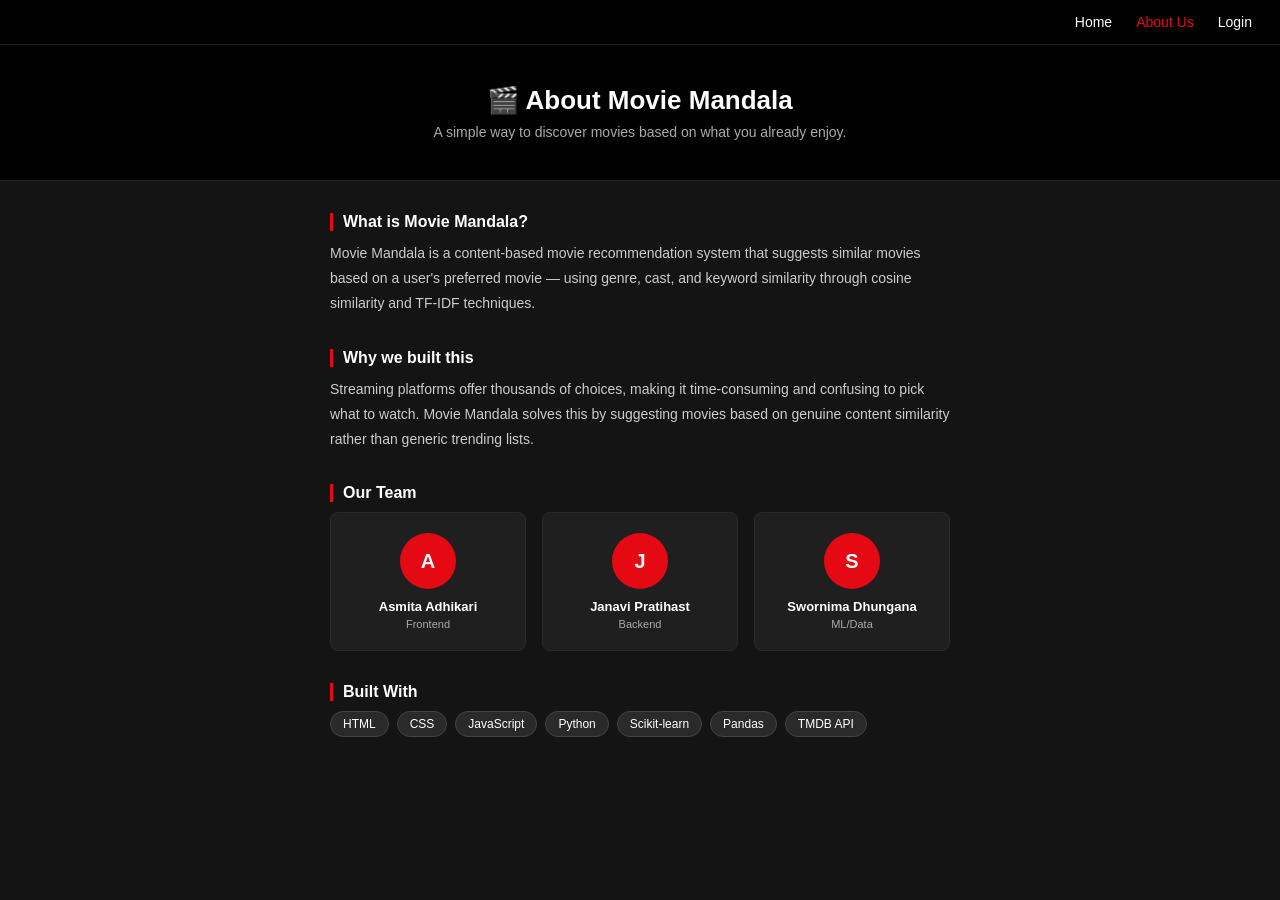
<file: about.html>
<!DOCTYPE html>
<html lang="en">
<head>
  <meta charset="UTF-8" />
  <meta name="viewport" content="width=device-width, initial-scale=1.0"/>
  <title>Movie Mandala - About Us</title>
  <link rel="stylesheet" href="css/style.css" />
  <link rel="stylesheet" href="css/about.css" />
</head>
<body>

  <!-- ===== TOP NAV ===== -->
  <nav class="top-nav">
    <a href="result.html">Home</a>
    <a href="about.html" class="active">About Us</a>
    <a href="login.html">Login</a>
  </nav>

  <!-- ===== HERO ===== -->
  <div class="hero">
    <h1>🎬 About Movie Mandala</h1>
    <p>A simple way to discover movies based on what you already enjoy.</p>
  </div>

  <!-- ===== CONTENT ===== -->
  <div class="content">

    <div class="block">
      <h3>What is Movie Mandala?</h3>
      <p>Movie Mandala is a content-based movie recommendation system that suggests similar movies based on a user's preferred movie — using genre, cast, and keyword similarity through cosine similarity and TF-IDF techniques.</p>
    </div>

    <div class="block">
      <h3>Why we built this</h3>
      <p>Streaming platforms offer thousands of choices, making it time-consuming and confusing to pick what to watch. Movie Mandala solves this by suggesting movies based on genuine content similarity rather than generic trending lists.</p>
    </div>

    <div class="block">
      <h3>Our Team</h3>
      <div class="team-grid">
    <div class="member">
         <div class="avatar">A</div>
         <div class="name">Asmita Adhikari</div>
         <div class="role">Frontend</div>
    </div>
        <div class="member">
         <div class="avatar">J</div>
         <div class="name">Janavi Pratihast</div>
         <div class="role">Backend</div>
    </div>
    <div class="member">
         <div class="avatar">S</div>
        <div class="name">Swornima Dhungana</div>
        <div class="role">ML/Data</div>
    </div>
  </div>
</div>

    <div class="block">
      <h3>Built With</h3>
      <div class="tools-row">
        <span class="tag">HTML</span>
        <span class="tag">CSS</span>
        <span class="tag">JavaScript</span>
        <span class="tag">Python</span>
        <span class="tag">Scikit-learn</span>
        <span class="tag">Pandas</span>
        <span class="tag">TMDB API</span>
      </div>
    </div>

  </div>

</body>
</html>
</file>
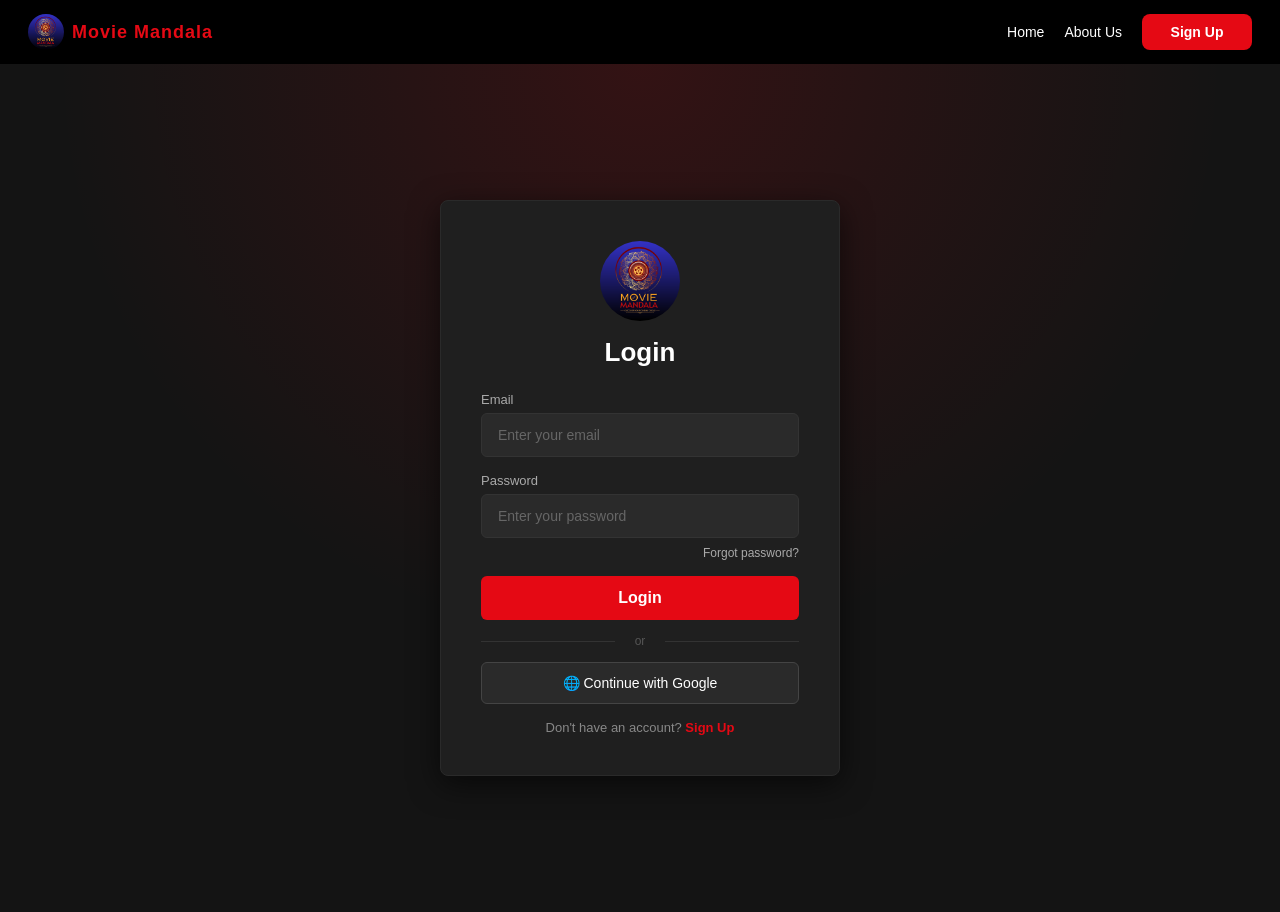
<file: login.html>
<!DOCTYPE html>
<html lang="en">
<head>
  <meta charset="UTF-8" />
  <meta name="viewport" content="width=device-width, initial-scale=1.0"/>
  <title>Movie Mandala - Login</title>
  <link rel="stylesheet" href="css/style.css" />
</head>
<body>

  <!-- ===== NAVBAR ===== -->
  <nav class="navbar">
    <div class="brand">
      <img src="assets/logo.png" class="navbar-logo" alt ="Movie Mandala logo" />
      <span class="brand-name">Movie Mandala</span>
    </div>
    <div class="nav-links">
      <a href="result.html">Home</a>
      <a href="about.html">About Us</a>
      <a href="signup.html" class="btn-nav">Sign Up</a>
    </div>
    <button class="nav-toggle" id="navToggle" aria-label="Toggle menu">☰</button>
  </nav>

  <!-- ===== LOGIN PAGE ===== -->
  <div class="auth-bg">
    <div class="auth-card">

      <div class="auth-logo">
        <img src="assets/logo.png" class="auth-logo-img" alt="Movie Mandala logo" />
        <h2>Login</h2>
        
      </div>

      <div class="form-group">
        <label>Email</label>
        <input type="email" placeholder="Enter your email" />
      </div>

      <div class="form-group">
        <label>Password</label>
        <input type="password" placeholder="Enter your password" />
      </div>

      <p class="forgot">Forgot password?</p>

      <button class="btn-primary" onclick="window.location.href='result.html'">
        Login
      </button>

      <div class="divider">or</div>

      <button class="btn-google">
        🌐 Continue with Google
      </button>

      <p class="switch-link">
        Don't have an account?
        <a href="signup.html">Sign Up</a>
      </p>

    </div>
  </div>

  <script src="js/app.js"></script>

</body>
</html>
</file>
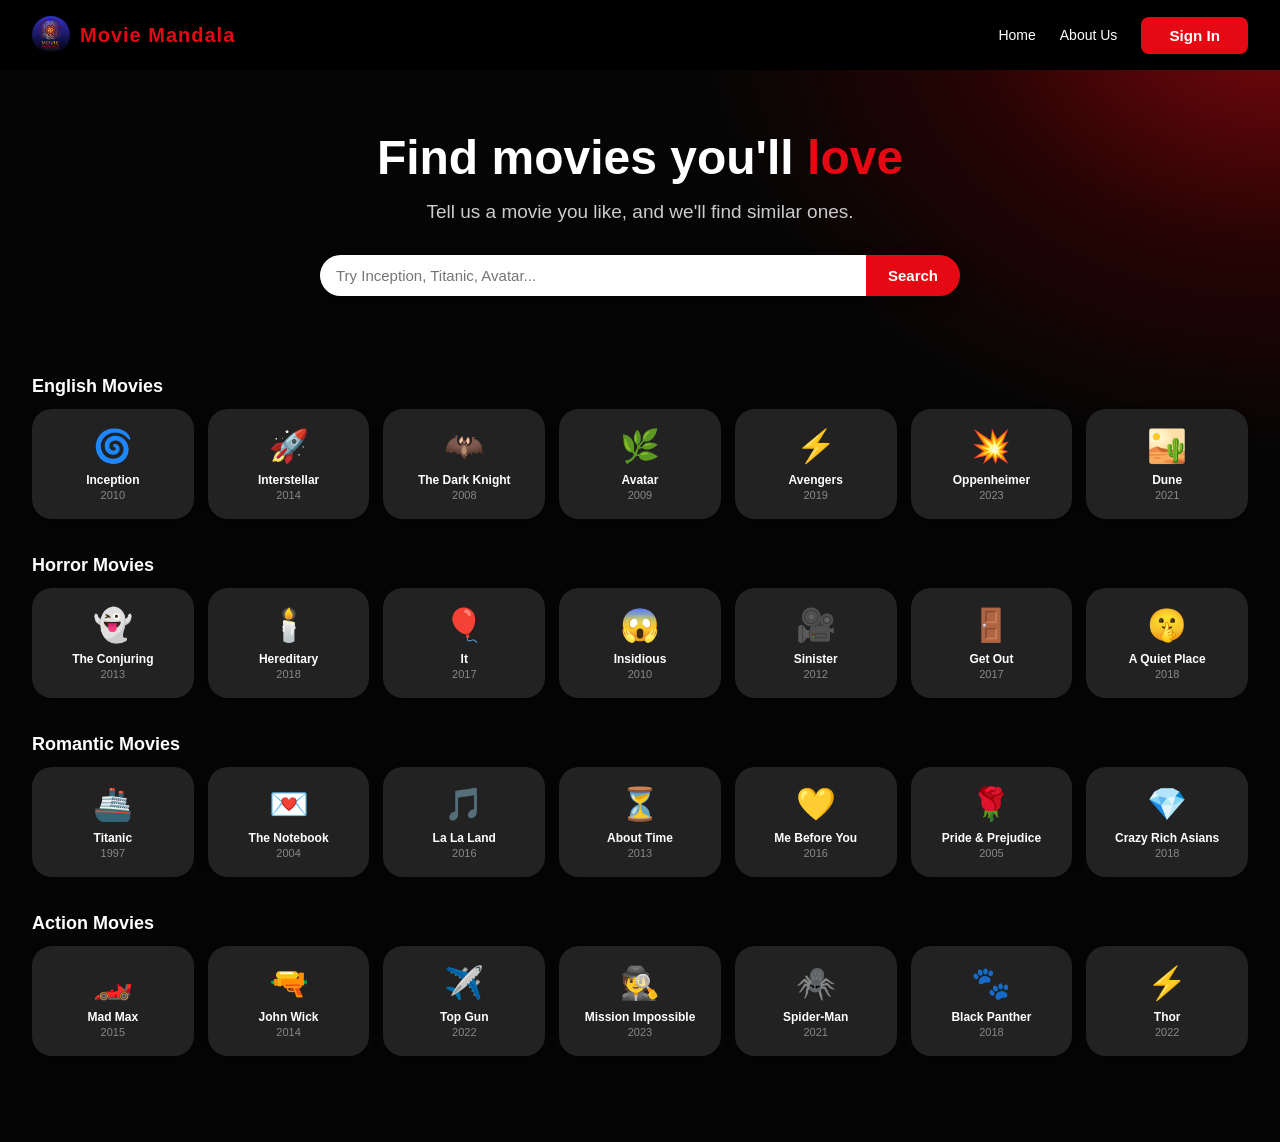
<file: result.html>
<!DOCTYPE html>
<html lang="en">
<head>
  <meta charset="UTF-8"/>
  <meta name="viewport" content="width=device-width, initial-scale=1.0"/>
  <title>Movie Mandala - Home</title>
  <link rel="stylesheet" href="css/style.css" />
  <link rel="stylesheet" href="css/home.css" />
  
</head>
<body>

<!-- NAVBAR -->
<nav class="navbar">
  <div class="brand">
    <img src="assets/logo.png" class="navbar-logo" alt="Movie Mandala logo" />
    <span class="brand-name">Movie Mandala</span>
  </div>
  <div class="nav-links">
    <a href="result.html">Home</a>
    <a href="about.html">About Us</a>
    <button class="btn-signin" onclick="window.location.href='login.html'">Sign In</button>
  </div>
  <button class="nav-toggle" id="navToggle" aria-label="Toggle menu">☰</button>
</nav>

<!-- HERO -->
<div class="hero">
  <h1>Find movies you'll <span>love</span></h1>
  <p>Tell us a movie you like, and we'll find similar ones.</p>
  <div class="search-wrap">
    <input type="text" id="searchInput" placeholder="Try Inception, Titanic, Avatar..." />
    <button onclick="doSearch()">Search</button>
  </div>
</div>

<!-- SECTIONS -->
<div class="sections">

  <!-- SEARCH RESULTS -->
  <div class="genre-section" id="searchSection">
    <div class="genre-title">Results for: <span id="searchLabel"></span></div>
    <div class="cards-row" id="searchResults"></div>
  </div>

  <div class="genre-section">
    <div class="genre-title">English Movies</div>
    <div class="cards-row" id="englishRow"></div>
  </div>

  <div class="genre-section">
    <div class="genre-title">Horror Movies</div>
    <div class="cards-row" id="horrorRow"></div>
  </div>

  <div class="genre-section">
    <div class="genre-title">Romantic Movies</div>
    <div class="cards-row" id="romanticRow"></div>
  </div>

  <div class="genre-section">
    <div class="genre-title">Action Movies</div>
    <div class="cards-row" id="actionRow"></div>
  </div>

</div>

<script>
const data = {
  english:[
    {title:"Inception",year:"2010",emoji:"🌀"},
    {title:"Interstellar",year:"2014",emoji:"🚀"},
    {title:"The Dark Knight",year:"2008",emoji:"🦇"},
    {title:"Avatar",year:"2009",emoji:"🌿"},
    {title:"Avengers",year:"2019",emoji:"⚡"},
    {title:"Oppenheimer",year:"2023",emoji:"💥"},
    {title:"Dune",year:"2021",emoji:"🏜️"},
  ],
  horror:[
    {title:"The Conjuring",year:"2013",emoji:"👻"},
    {title:"Hereditary",year:"2018",emoji:"🕯️"},
    {title:"It",year:"2017",emoji:"🎈"},
    {title:"Insidious",year:"2010",emoji:"😱"},
    {title:"Sinister",year:"2012",emoji:"🎥"},
    {title:"Get Out",year:"2017",emoji:"🚪"},
    {title:"A Quiet Place",year:"2018",emoji:"🤫"},
  ],
  romantic:[
    {title:"Titanic",year:"1997",emoji:"🚢"},
    {title:"The Notebook",year:"2004",emoji:"💌"},
    {title:"La La Land",year:"2016",emoji:"🎵"},
    {title:"About Time",year:"2013",emoji:"⏳"},
    {title:"Me Before You",year:"2016",emoji:"💛"},
    {title:"Pride & Prejudice",year:"2005",emoji:"🌹"},
    {title:"Crazy Rich Asians",year:"2018",emoji:"💎"},
  ],
  action:[
    {title:"Mad Max",year:"2015",emoji:"🏎️"},
    {title:"John Wick",year:"2014",emoji:"🔫"},
    {title:"Top Gun",year:"2022",emoji:"✈️"},
    {title:"Mission Impossible",year:"2023",emoji:"🕵️"},
    {title:"Spider-Man",year:"2021",emoji:"🕷️"},
    {title:"Black Panther",year:"2018",emoji:"🐾"},
    {title:"Thor",year:"2022",emoji:"⚡"},
  ]
};

const fakeResults = [
  {title:"The Prestige",year:"2006",emoji:"🎩"},
  {title:"Memento",year:"2000",emoji:"🧠"},
  {title:"Shutter Island",year:"2010",emoji:"🏝️"},
  {title:"Tenet",year:"2020",emoji:"⏪"},
  {title:"Arrival",year:"2016",emoji:"🛸"},
];

function makeCard(m){
  return `
    <div class="movie-card">
      <div class="emoji">${m.emoji}</div>
      <div class="m-title">${m.title}</div>
      <div class="m-year">${m.year}</div>
    </div>`;
}

function renderRow(id, list){
  document.getElementById(id).innerHTML = list.map(makeCard).join('');
}

function doSearch(){
  const val = document.getElementById('searchInput').value.trim();
  if(!val){ alert('Please enter a movie name!'); return; }
  document.getElementById('searchLabel').textContent = val;
  document.getElementById('searchSection').style.display = 'block';
  renderRow('searchResults', fakeResults);
  document.getElementById('searchSection').scrollIntoView({behavior:'smooth'});
}

document.getElementById('searchInput').addEventListener('keypress', function(e){
  if(e.key === 'Enter') doSearch();
});

renderRow('englishRow', data.english);
renderRow('horrorRow', data.horror);
renderRow('romanticRow', data.romantic);
renderRow('actionRow', data.action);
</script>

<script src="js/app.js"></script>

</body>
</html>
</file>
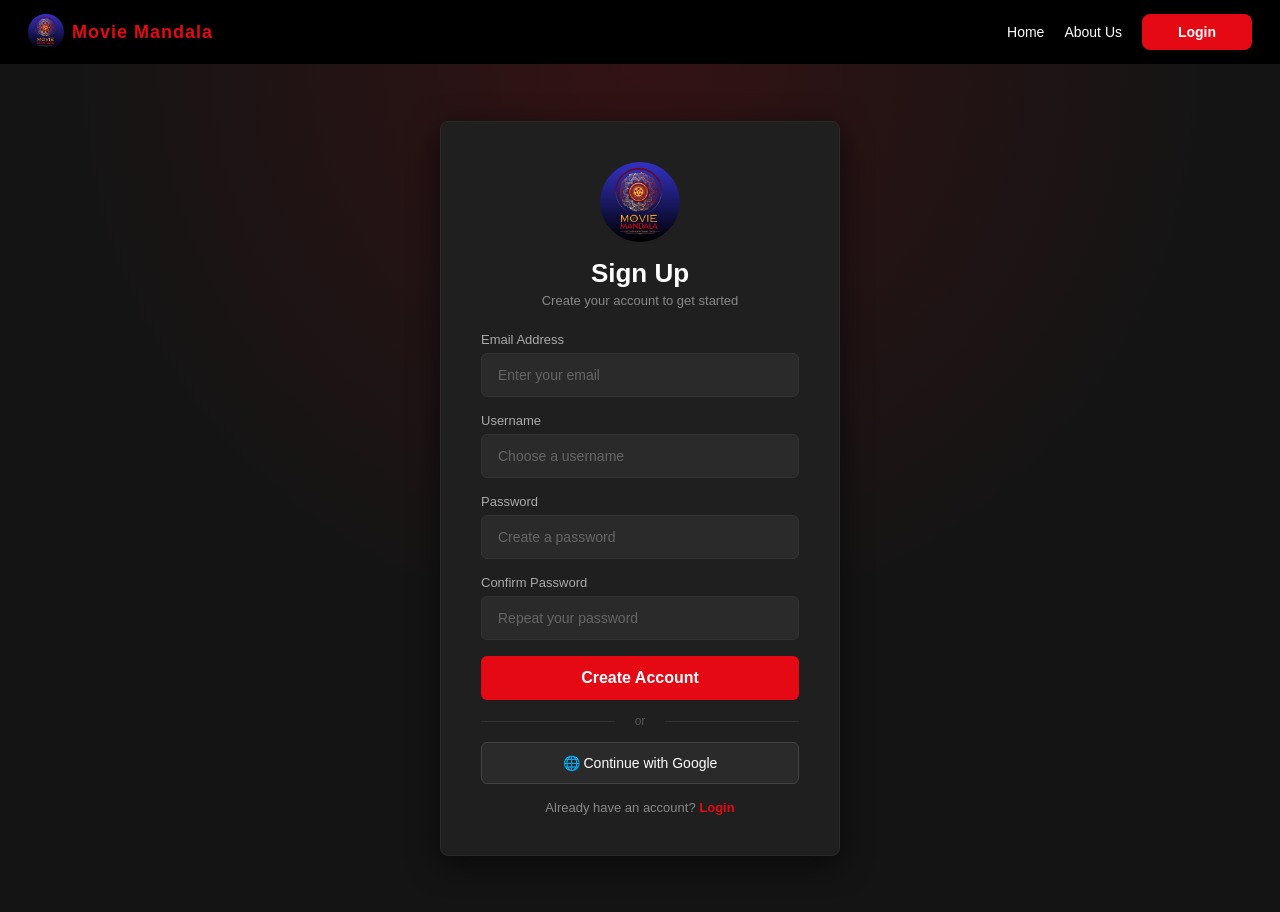
<file: signup.html>
<!DOCTYPE html>
<html lang="en">
<head>
  <meta charset="UTF-8" />
  <meta name="viewport" content="width=device-width, initial-scale=1.0"/>
  <title>Movie Mandala - Sign Up</title>
  <link rel="stylesheet" href="css/style.css" />
</head>
<body>

  <!-- ===== NAVBAR ===== -->
  <nav class="navbar">
    <div class="brand">
      <img src="assets/logo.png" class="navbar-logo" alt="Movie Mandala logo" />
      <span class="brand-name">Movie Mandala</span>
    </div>
    <div class="nav-links">
      <a href="result.html">Home</a>
      <a href="about.html">About Us</a>
      <a href="login.html" class="btn-nav">Login</a> 
    </div>
    <button class="nav-toggle" id="navToggle" aria-label="Toggle menu">☰</button>
  </nav>

  <!-- ===== SIGN UP PAGE ===== -->
  <div class="auth-bg">
    <div class="auth-card">

      <div class="auth-logo">
        <img src="assets/logo.png" class="auth-logo-img" alt ="Movie Mandala logo"/>
        <h2>Sign Up</h2>
        <p>Create your account to get started</p>
      </div>

      <div class="form-group">
        <label>Email Address</label>
        <input type="email" placeholder="Enter your email" />
      </div>

      <div class="form-group">
        <label>Username</label>
        <input type="text" placeholder="Choose a username" />
      </div>

      <div class="form-group">
        <label>Password</label>
        <input type="password" placeholder="Create a password" />
      </div>

      <div class="form-group">
        <label>Confirm Password</label>
        <input type="password" placeholder="Repeat your password" />
      </div>

      <button class="btn-primary" onclick="window.location.href='login.html'">
        Create Account
      </button>

      <div class="divider">or</div>

      <button class="btn-google">
        🌐 Continue with Google
      </button>

      <p class="switch-link">
        Already have an account?
        <a href="login.html">Login</a>
      </p>

    </div>
  </div>

  <script src="js/app.js"></script>

</body>
</html>
</file>
<file: css/style.css>
/* ===== RESET ===== */
* {
  box-sizing: border-box;
  margin: 0;
  padding: 0;
}

body {
  font-family: 'Segoe UI', sans-serif;
  background: #141414;
}

/* ===== NAVBAR ===== */
.navbar {
  display: flex;
  align-items: center;
  justify-content: space-between;
  padding: 14px 28px;
  background: #000;
}

.navbar-logo {
  width: 36px;
  height: 36px;
  border-radius: 50%;
  object-fit: cover;
}

.brand {
  display: flex;
  align-items: center;
  gap: 8px;
}

.brand-name {
  color: #e50914;
  font-size: 18px;
  font-weight: 700;
  letter-spacing: 1px;
}

.nav-links {
  display: flex;
  align-items: center;
  gap: 20px;
}

.nav-links a {
  color: #fff;
  text-decoration: none;
  font-size: 14px;
}

.nav-links a:hover {
  color: #e50914;
}

.btn-nav {
  background: #e50914;
  color: #fff;
  border: none;
  padding: 7px 18px;
  border-radius: 4px;
  font-size: 14px;
  font-weight: 600;
  cursor: pointer;
  text-decoration: none;
}

/* ===== AUTH BACKGROUND ===== */
.auth-bg {
  min-height: calc(100vh - 52px);
  background:
    radial-gradient(circle at 50% 0%, rgba(229,9,20,0.15) 0%, transparent 55%),
    #141414;
  display: flex;
  align-items: center;
  justify-content: center;
  padding: 32px 16px;
}

/* ===== AUTH CARD ===== */
.auth-card {
  background: #1f1f1f;
  border-radius: 8px;
  padding: 40px 40px;
  width: 100%;
  max-width: 400px;
  box-shadow: 0 8px 30px rgba(0, 0, 0, 0.6);
  border: 1px solid #2a2a2a;
}

/* ===== AUTH LOGO ===== */
.auth-logo {
  text-align: center;
  margin-bottom: 24px;
}

.auth-logo-img {
  width: 80px;
  height: 80px;
  border-radius: 50%;
  object-fit: cover;
  margin-bottom: 12px;
}


.auth-logo h2 {
  font-size: 26px;
  color: #fff;
  margin-bottom: 4px;
  font-weight: 700;
}

.auth-logo p {
  font-size: 13px;
  color: #888;
}

/* ===== FORM ===== */
.form-group {
  margin-bottom: 16px;
}

.form-group label {
  display: block;
  font-size: 13px;
  color: #aaa;
  margin-bottom: 6px;
}

.form-group input {
  width: 100%;
  padding: 13px 16px;
  border: 1px solid #333;
  border-radius: 6px;
  font-size: 14px;
  color: #fff;
  background: #2a2a2a;
  outline: none;
}

.form-group input:focus {
  border-color: #e50914;
  background: #333;
}

.form-group input::placeholder {
  color: #666;
}

.forgot {
  text-align: right;
  font-size: 12px;
  color: #aaa;
  cursor: pointer;
  margin-top: -8px;
  margin-bottom: 16px;
}

.forgot:hover {
  color: #e50914;
}

/* ===== BUTTONS ===== */
.btn-primary {
  width: 100%;
  background: #e50914;
  color: #fff;
  border: none;
  padding: 13px;
  border-radius: 6px;
  font-size: 16px;
  font-weight: 700;
  cursor: pointer;
  margin-bottom: 14px;
}

.btn-primary:hover {
  background: #c1070f;
}

.btn-google {
  width: 100%;
  background: #2a2a2a;
  color: #fff;
  border: 1px solid #444;
  padding: 12px;
  border-radius: 6px;
  font-size: 14px;
  cursor: pointer;
}

.btn-google:hover {
  background: #333;
}

/* ===== DIVIDER ===== */
.divider {
  text-align: center;
  font-size: 12px;
  color: #555;
  margin-bottom: 14px;
  position: relative;
}

.divider::before,
.divider::after {
  content: '';
  position: absolute;
  top: 50%;
  width: 42%;
  height: 1px;
  background: #333;
}

.divider::before { left: 0; }
.divider::after  { right: 0; }

/* ===== SWITCH LINK ===== */
.switch-link {
  text-align: center;
  font-size: 13px;
  color: #888;
  margin-top: 16px;
}

.switch-link a {
  color: #e50914;
  font-weight: 600;
  text-decoration: none;
}

.switch-link a:hover {
  text-decoration: underline;
}

/* ===== HIDDEN ===== */
.hidden {
  display: none !important;
}
.btn-nav {
  display: inline-flex;
  align-items: center;
  justify-content: center;
  min-width: 110px;
  padding: 10px 28px;
  border-radius: 8px;
  border: none;
  background: #e50914;
  color: #fff;
  font-weight: 600;
  font-size: 0.95rem;
  text-decoration: none;
  transition: background 0.15s ease;
}

.btn-nav:hover {
  background: #c40812;
}
/* ===== RESPONSIVE ===== */
.nav-toggle {
  display: none;
  background: none;
  border: none;
  color: #fff;
  font-size: 24px;
  cursor: pointer;
}

@media (max-width: 700px) {
  .navbar {
    flex-wrap: wrap;
    position: relative;
  }
  .nav-toggle {
    display: block;
  }
  .nav-links {
    display: none;
    flex-direction: column;
    align-items: flex-start;
    gap: 14px;
    width: 100%;
    background: #000;
    padding: 16px 28px;
    position: absolute;
    top: 100%;
    left: 0;
    z-index: 10;
  }
  .nav-links.open {
    display: flex;
  }
}

@media (max-width: 480px) {
  .auth-card {
    padding: 28px 24px;
  }
  .auth-logo-img {
    width: 64px;
    height: 64px;
  }
  .auth-logo h2 {
    font-size: 22px;
  }
}
</file>
<file: css/about.css>
/* ===== BODY ===== */
body {
  background: #141414;
  margin: 0;
}

/* ===== NAVBAR ===== */
.top-nav {
  display: flex;
  justify-content: flex-end;
  gap: 24px;
  padding: 14px 28px;
  background: #000;
  border-bottom: 1px solid #222;
}

.top-nav a {
  font-size: 14px;
  color: #fff;
  text-decoration: none;
}

.top-nav a:hover {
  color: #e50914;
}

.top-nav a.active {
  color: #e50914;
}

/* ===== HERO ===== */
.hero {
  background: #000;
  padding: 40px 28px;
  text-align: center;
  border-bottom: 1px solid #222;
}

.hero h1 {
  color: #fff;
  font-size: 26px;
  margin-bottom: 8px;
}

.hero p {
  color: #aaa;
  font-size: 14px;
}

/* ===== CONTENT ===== */
.content {
  padding: 32px 40px;
  max-width: 700px;
  margin: 0 auto;
}

.block {
  margin-bottom: 32px;
}

.block h3 {
  font-size: 16px;
  color: #fff;
  margin-bottom: 10px;
  border-left: 3px solid #e50914;
  padding-left: 10px;
}

.block p {
  font-size: 14px;
  color: #ccc;
  line-height: 1.8;
}

/* ===== TEAM GRID ===== */
.team-grid {
  display: grid;
  grid-template-columns: repeat(3, 1fr);
  gap: 16px;
  margin-top: 10px;
}

.member {
  text-align: center;
  background: #1f1f1f;
  border: 1px solid #2a2a2a;
  border-radius: 8px;
  padding: 20px 10px;
}

.avatar {
  width: 56px;
  height: 56px;
  border-radius: 50%;
  background: #e50914;
  color: #fff;
  display: flex;
  align-items: center;
  justify-content: center;
  font-size: 20px;
  font-weight: 700;
  margin: 0 auto 10px;
}

.member .name {
  font-size: 13px;
  font-weight: 600;
  color: #fff;
}

.member .role {
  font-size: 11px;
  color: #aaa;
  margin-top: 4px;
}

/* ===== TOOLS TAGS ===== */
.tools-row {
  display: flex;
  flex-wrap: wrap;
  gap: 8px;
  margin-top: 8px;
}

.tag {
  background: #2a2a2a;
  color: #fff;
  font-size: 12px;
  padding: 5px 12px;
  border-radius: 20px;
  border: 1px solid #444;
}
/* ===== RESPONSIVE ===== */
@media (max-width: 600px) {
  .top-nav {
    flex-wrap: wrap;
    justify-content: center;
    gap: 16px;
    padding: 12px 16px;
  }
  .hero h1 {
    font-size: 20px;
  }
  .content {
    padding: 24px 20px;
  }
  .team-grid {
    grid-template-columns: 1fr;
  }
}
</file>
<file: css/home.css>
*{box-sizing:border-box;margin:0;padding:0;}
body{
  background:
    radial-gradient(ellipse 900px 700px at 100% 0%, rgba(229,9,20,0.55) 0%, rgba(139,0,0,0.25) 35%, transparent 65%),
    #050505;
  font-family:'Segoe UI',sans-serif;
  color:#fff;
  min-height:100vh;
}
/* NAVBAR */
.navbar{display:flex;align-items:center;justify-content:space-between;padding:16px 32px;background:#000;}
.brand{display:flex;align-items:center;gap:10px;}
.navbar-logo{width:38px;height:38px;border-radius:50%;object-fit:cover;}
.brand-name{color:#e50914;font-size:20px;font-weight:700;}
.nav-links{display:flex;align-items:center;gap:24px;}
.nav-links a{color:#fff;font-size:14px;text-decoration:none;}
.nav-links a:hover{color:#e50914;}
.btn-signin{background:#e50914;color:#fff;border:none;padding:8px 18px;border-radius:4px;font-size:14px;font-weight:700;cursor:pointer;}

/* HERO */
.hero{
  padding:60px 32px;
  text-align:center;
  background:none;
}
.hero h1{font-size:48px;font-weight:800;margin-bottom:16px;}
.hero h1 span{color:#e50914;}
.hero p{color:#ccc;font-size:19px;margin-bottom:32px;}
.search-wrap{display:flex;max-width:640px;margin:0 auto;border-radius:50px;overflow:hidden;box-shadow:0 4px 14px rgba(0,0,0,0.5);}
.search-wrap input{flex:1;padding:12px 16px;border:none;font-size:15px;outline:none;}
.search-wrap button{background:#e50914;color:#fff;border:none;padding:12px 22px;font-size:15px;font-weight:700;cursor:pointer;}
.search-wrap button:hover{background:#c1070f;}

/* SECTIONS */
.sections{padding:20px 32px 50px;}
.genre-section{margin-bottom:36px;}
.genre-title{font-size:18px;font-weight:700;margin-bottom:12px;}

/* CARDS */
.cards-row{display:grid;grid-template-columns:repeat(auto-fit, minmax(140px, 1fr));gap:14px;} 

@media (max-width: 900px) {
  .cards-row{
    display:flex;
    flex-wrap:nowrap;
    overflow-x:auto;
    gap:14px;
    cursor:grab;
    scroll-snap-type:x mandatory;
  }
  .movie-card{
    flex:0 0 140px;
    scroll-snap-align:start;
  }
}
.movie-card{background:#222;border-radius:20px;padding:18px 10px;text-align:center;cursor:pointer;box-shadow:0 4px 10px rgba(0,0,0,0.4);transition:transform 0.15s ease, box-shadow 0.15s ease;}
.movie-card:hover{background:#2c2c2c;transform:translateY(-4px);box-shadow:0 8px 16px rgba(229,9,20,0.35);}
.movie-card .emoji{font-size:32px;margin-bottom:8px;}
.movie-card .m-title{font-size:12px;font-weight:600;}
.movie-card .m-year{font-size:11px;color:#888;margin-top:2px;}

#searchSection{display:none;} 
.btn-signin {
  padding: 10px 28px;
  border-radius: 8px;
  border: none;
  background: #e50914;
  color: #fff;
  font-weight: 600;
  font-size: 0.95rem;
  cursor: pointer;
  transition: background 0.15s ease;
}

.btn-signin:hover {
  background: #c40812;
}
/* ===== RESPONSIVE ===== */
.nav-toggle {
  display: none;
  background: none;
  border: none;
  color: #fff;
  font-size: 24px;
  cursor: pointer;
}

@media (max-width: 700px) {
  .navbar {
    flex-wrap: wrap;
    position: relative;
  }
  .nav-toggle {
    display: block;
  }
  .nav-links {
    display: none;
    flex-direction: column;
    align-items: flex-start;
    gap: 14px;
    width: 100%;
    background: #000;
    padding: 16px 28px;
    position: absolute;
    top: 100%;
    left: 0;
    z-index: 10;
  }
  .nav-links.open {
    display: flex;
  }
}

@media (max-width: 600px) {
  .hero h1 {
    font-size: 30px;
  }
  .hero p {
    font-size: 15px;
  }
  .sections {
    padding: 16px 18px 40px;
  }
}

@media (max-width: 480px) {
  .search-wrap {
    flex-direction: column;
    border-radius: 16px;
  }
  .search-wrap input,
  .search-wrap button {
    width: 100%;
  }
  .search-wrap button {
    padding: 12px;
  }
}
</file>
